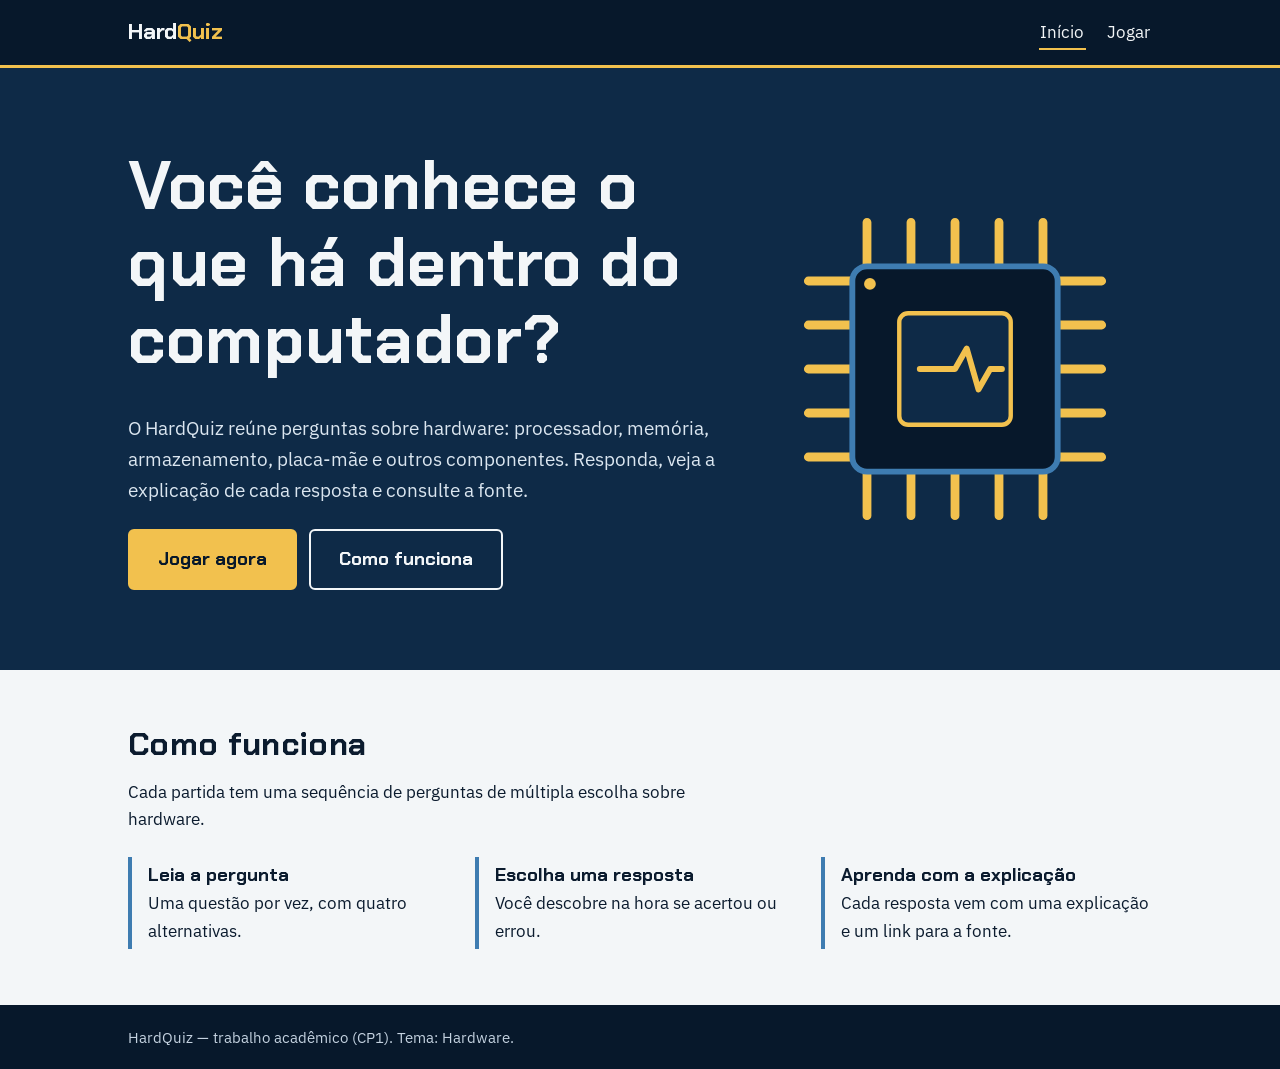
<file: index.html>
<!DOCTYPE html>
<html lang="pt-BR">
<head>
  <meta charset="UTF-8">
  <meta name="viewport" content="width=device-width, initial-scale=1">
  <title>HardQuiz — teste seus conhecimentos de hardware</title>
  <meta name="description" content="HardQuiz: quiz sobre hardware de computadores. Responda perguntas sobre processador, memória, placa-mãe e mais.">
  <link rel="preconnect" href="https://fonts.googleapis.com">
  <link rel="preconnect" href="https://fonts.gstatic.com" crossorigin>
  <link href="https://fonts.googleapis.com/css2?family=Chakra+Petch:wght@600;700&family=IBM+Plex+Sans:wght@400;600&display=swap" rel="stylesheet">
  <link rel="stylesheet" href="css/style.css">
</head>
<body>
  <a class="pular-conteudo" href="#conteudo">Pular para o conteúdo</a>

  <header class="cabecalho">
    <div class="container">
      <a class="marca" href="index.html">Hard<span>Quiz</span></a>
      <nav aria-label="Principal">
        <ul class="menu">
          <li><a href="index.html" aria-current="page">Início</a></li>
          <li><a href="jogo.html">Jogar</a></li>
        </ul>
      </nav>
    </div>
  </header>

  <main id="conteudo">
    <section class="hero" aria-labelledby="titulo-hero">
      <div class="container">
        <div>
          <h1 id="titulo-hero">Você conhece o que há dentro do computador?</h1>
          <p>O HardQuiz reúne perguntas sobre hardware: processador, memória, armazenamento, placa-mãe e outros componentes. Responda, veja a explicação de cada resposta e consulte a fonte.</p>
          <div class="hero__acoes">
            <a class="botao" href="jogo.html">Jogar agora</a>
            <a class="botao botao--secundario" href="#como-funciona">Como funciona</a>
          </div>
        </div>

        <!-- Ilustração: processador visto de cima, com pinos e trilhas -->
        <svg class="chip" viewBox="0 0 240 240" role="img" aria-label="Ilustração de um processador com pinos e trilhas de circuito">
          <g stroke="#f2c14e" stroke-width="6" stroke-linecap="round">
            <path d="M60 20v30M90 20v30M120 20v30M150 20v30M180 20v30"/>
            <path d="M60 190v30M90 190v30M120 190v30M150 190v30M180 190v30"/>
            <path d="M20 60h30M20 90h30M20 120h30M20 150h30M20 180h30"/>
            <path d="M190 60h30M190 90h30M190 120h30M190 150h30M190 180h30"/>
          </g>
          <rect x="50" y="50" width="140" height="140" rx="10" fill="#07182b" stroke="#3e7cb1" stroke-width="4"/>
          <rect x="82" y="82" width="76" height="76" rx="6" fill="#0e2a47" stroke="#f2c14e" stroke-width="3"/>
          <path d="M96 120h24l8-14 8 28 8-14h8" fill="none" stroke="#f2c14e" stroke-width="4" stroke-linecap="round" stroke-linejoin="round"/>
          <circle cx="62" cy="62" r="4" fill="#f2c14e"/>
        </svg>
      </div>
    </section>

    <section class="secao container" id="como-funciona" aria-labelledby="titulo-como">
      <h2 id="titulo-como">Como funciona</h2>
      <p>Cada partida tem uma sequência de perguntas de múltipla escolha sobre hardware.</p>
      <ol class="passos">
        <li><strong>Leia a pergunta</strong><br>Uma questão por vez, com quatro alternativas.</li>
        <li><strong>Escolha uma resposta</strong><br>Você descobre na hora se acertou ou errou.</li>
        <li><strong>Aprenda com a explicação</strong><br>Cada resposta vem com uma explicação e um link para a fonte.</li>
      </ol>
    </section>
  </main>

  <footer class="rodape">
    <div class="container">
      <p>HardQuiz — trabalho acadêmico (CP1). Tema: Hardware.</p>
    </div>
  </footer>
</body>
</html>
</file>
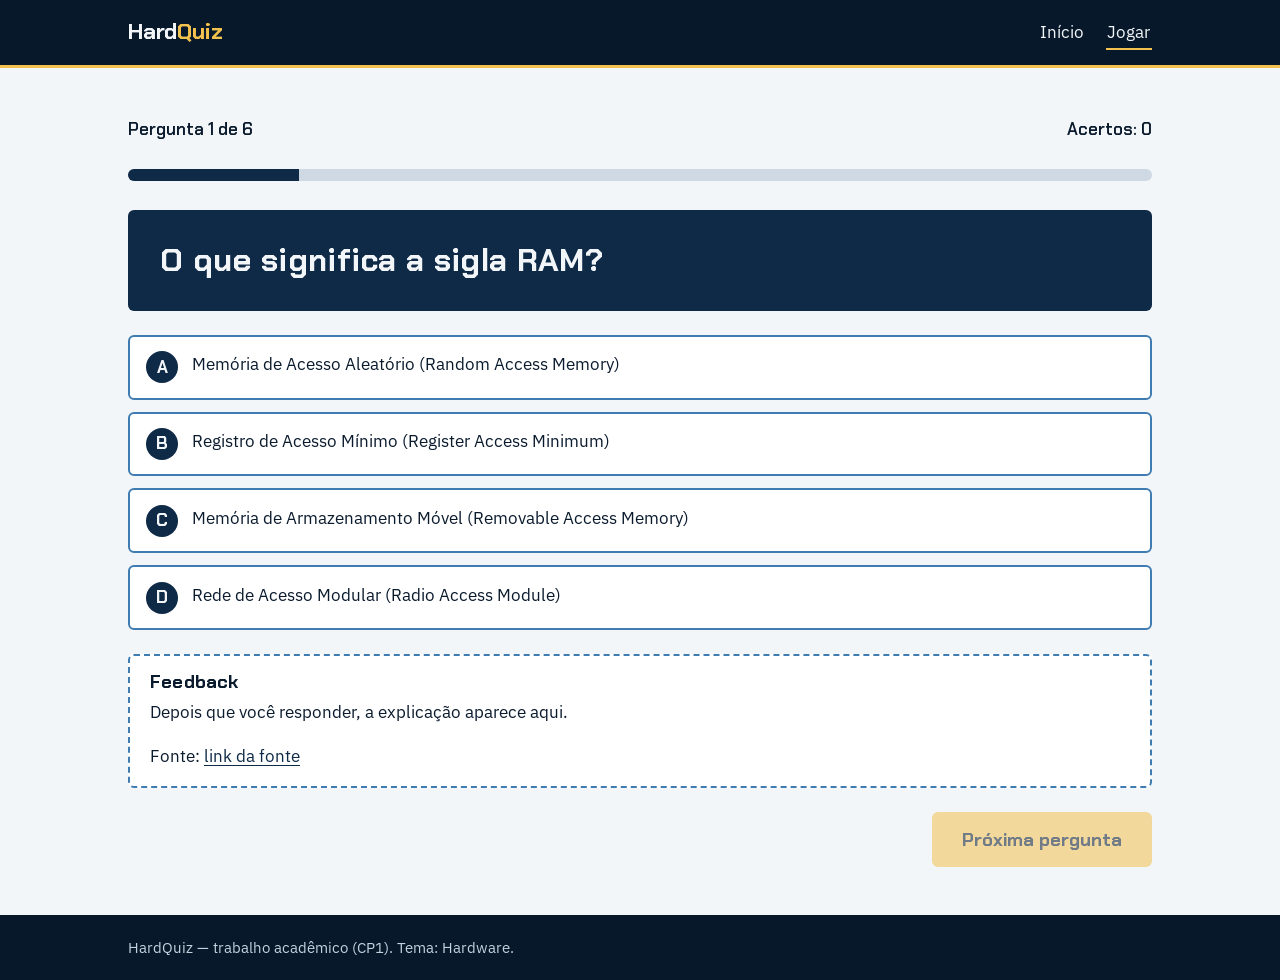
<file: jogo.html>
<!DOCTYPE html>
<html lang="pt-BR">
<head>
  <meta charset="UTF-8">
  <meta name="viewport" content="width=device-width, initial-scale=1">
  <title>Jogar — HardQuiz</title>
  <meta name="description" content="Responda às perguntas do HardQuiz sobre hardware.">
  <link rel="preconnect" href="https://fonts.googleapis.com">
  <link rel="preconnect" href="https://fonts.gstatic.com" crossorigin>
  <link href="https://fonts.googleapis.com/css2?family=Chakra+Petch:wght@600;700&family=IBM+Plex+Sans:wght@400;600&display=swap" rel="stylesheet">
  <link rel="stylesheet" href="css/style.css">
</head>
<body>
  <a class="pular-conteudo" href="#conteudo">Pular para o conteúdo</a>

  <header class="cabecalho">
    <div class="container">
      <a class="marca" href="index.html">Hard<span>Quiz</span></a>
      <nav aria-label="Principal">
        <ul class="menu">
          <li><a href="index.html">Início</a></li>
          <li><a href="jogo.html" aria-current="page">Jogar</a></li>
        </ul>
      </nav>
    </div>
  </header>

  <main id="conteudo" class="jogo">
    <div class="container">

      <!--
        CP1: estrutura estática. Os conteúdos abaixo são de exemplo.
        CP2: o JavaScript vai ler perguntas.json e preencher estes blocos
        pelos ids (progresso, barra, pergunta-texto, alternativas, feedback...).
      -->

      <!-- Progresso -->
      <div class="jogo__topo">
        <p id="progresso" style="margin:0">Pergunta 1 de 6</p>
        <p id="placar" style="margin:0">Acertos: 0</p>
      </div>
      <progress id="barra" class="barra" value="1" max="6" aria-label="Progresso do quiz">1 de 6</progress>

      <!-- Pergunta -->
      <section class="pergunta" aria-labelledby="pergunta-texto">
        <h1 id="pergunta-texto">O que significa a sigla RAM?</h1>
      </section>

      <!-- Alternativas -->
      <ol id="alternativas" class="alternativas" aria-label="Alternativas" style="list-style:none">
        <li><button type="button" class="alternativa" data-indice="0"><span class="alternativa__letra" aria-hidden="true">A</span><span class="alternativa__texto">Memória de Acesso Aleatório (Random Access Memory)</span></button></li>
        <li><button type="button" class="alternativa" data-indice="1"><span class="alternativa__letra" aria-hidden="true">B</span><span class="alternativa__texto">Registro de Acesso Mínimo (Register Access Minimum)</span></button></li>
        <li><button type="button" class="alternativa" data-indice="2"><span class="alternativa__letra" aria-hidden="true">C</span><span class="alternativa__texto">Memória de Armazenamento Móvel (Removable Access Memory)</span></button></li>
        <li><button type="button" class="alternativa" data-indice="3"><span class="alternativa__letra" aria-hidden="true">D</span><span class="alternativa__texto">Rede de Acesso Modular (Radio Access Module)</span></button></li>
      </ol>

      <!-- Feedback -->
      <section id="feedback" class="feedback" role="status" aria-live="polite">
        <h2 id="feedback-titulo">Feedback</h2>
        <p id="feedback-explicacao">Depois que você responder, a explicação aparece aqui.</p>
        <p id="feedback-fonte" style="margin:0">Fonte: <a href="https://pt.wikipedia.org/wiki/Mem%C3%B3ria_de_acesso_aleat%C3%B3rio" id="feedback-link">link da fonte</a></p>
      </section>

      <div class="jogo__acoes">
        <button type="button" id="proxima" class="botao" disabled>Próxima pergunta</button>
      </div>
    </div>
  </main>

  <footer class="rodape">
    <div class="container">
      <p>HardQuiz — trabalho acadêmico (CP1). Tema: Hardware.</p>
    </div>
  </footer>
</body>
</html>
</file>
<file: css/style.css>
/* ==========================================================
   HardQuiz — CSS base
   Identidade: placa de circuito (substrato azul, contatos dourados,
   serigrafia branca). Tipografia: Chakra Petch + IBM Plex Sans.
   ========================================================== */

/* ---------- Tokens ---------- */
:root {
  --placa: #0e2a47;        /* substrato da placa */
  --placa-escura: #07182b; /* fundo profundo */
  --trilha: #3e7cb1;       /* trilhas de cobre azuladas */
  --ouro: #f2c14e;         /* contatos dourados (destaque) */
  --serigrafia: #f3f6f8;   /* fundo claro */
  --texto: #0b1b2e;        /* texto sobre o fundo claro */
  --texto-suave: #3a4d63;
  --acerto: #1f7a50;
  --erro: #b3283f;

  --fonte-titulo: "Chakra Petch", "Trebuchet MS", system-ui, sans-serif;
  --fonte-texto: "IBM Plex Sans", "Segoe UI", system-ui, sans-serif;

  --raio: 6px;
  --espaco: clamp(1rem, 4vw, 2rem);
  --largura: 68rem;
}

/* ---------- Reset leve ---------- */
*, *::before, *::after { box-sizing: border-box; }
html { -webkit-text-size-adjust: 100%; }
body {
  margin: 0;
  min-height: 100vh;
  display: flex;
  flex-direction: column;
  font-family: var(--fonte-texto);
  font-size: 1.0625rem;
  line-height: 1.6;
  color: var(--texto);
  background: var(--serigrafia);
  overflow-x: hidden; /* garante sem rolagem horizontal */
}
img, svg { max-width: 100%; height: auto; }
h1, h2, h3 {
  font-family: var(--fonte-titulo);
  line-height: 1.15;
  margin: 0 0 .5em;
  letter-spacing: .01em;
}
p { margin: 0 0 1em; max-width: 62ch; }
a { color: var(--placa); text-underline-offset: 3px; }

/* ---------- Acessibilidade ---------- */
:focus-visible {
  outline: 3px solid var(--ouro);
  outline-offset: 3px;
  box-shadow: 0 0 0 6px var(--placa-escura);
}
.pular-conteudo {
  position: absolute;
  left: 1rem;
  top: -4rem;
  background: var(--ouro);
  color: var(--placa-escura);
  padding: .6rem 1rem;
  border-radius: var(--raio);
  font-weight: 700;
  z-index: 10;
}
.pular-conteudo:focus { top: 1rem; }
.so-leitor {
  position: absolute; width: 1px; height: 1px; overflow: hidden;
  clip: rect(0 0 0 0); white-space: nowrap;
}

/* ---------- Layout ---------- */
.container {
  width: 100%;
  max-width: var(--largura);
  margin-inline: auto;
  padding-inline: var(--espaco);
}
main { flex: 1; }

/* ---------- Cabeçalho ---------- */
.cabecalho {
  background: var(--placa-escura);
  color: var(--serigrafia);
  border-bottom: 3px solid var(--ouro);
}
.cabecalho .container {
  display: flex;
  flex-wrap: wrap;
  align-items: center;
  justify-content: space-between;
  gap: .5rem 1.5rem;
  padding-block: .9rem;
}
.marca {
  font-family: var(--fonte-titulo);
  font-weight: 700;
  font-size: 1.4rem;
  color: var(--serigrafia);
  text-decoration: none;
}
.marca span { color: var(--ouro); }
.menu { display: flex; gap: 1.25rem; list-style: none; margin: 0; padding: 0; }
.menu a {
  color: var(--serigrafia);
  text-decoration: none;
  padding: .35rem .1rem;
  border-bottom: 2px solid transparent;
}
.menu a:hover, .menu a[aria-current="page"] { border-bottom-color: var(--ouro); }

/* ---------- Botões ---------- */
.botao {
  display: inline-block;
  font-family: var(--fonte-titulo);
  font-weight: 700;
  font-size: 1.15rem;
  padding: .85rem 1.75rem;
  min-height: 48px;
  border: 2px solid var(--ouro);
  border-radius: var(--raio);
  background: var(--ouro);
  color: var(--placa-escura);
  text-decoration: none;
  cursor: pointer;
}
.botao:hover { background: #ffd56e; }
.botao--secundario {
  background: transparent;
  color: var(--placa);
  border-color: var(--placa);
}
.botao--secundario:hover { background: var(--placa); color: var(--serigrafia); }
.botao[disabled] { opacity: .55; cursor: not-allowed; }

/* ---------- Página inicial: hero ---------- */
.hero {
  background: var(--placa);
  color: var(--serigrafia);
  padding-block: clamp(2rem, 8vw, 5rem);
}
.hero .container {
  display: grid;
  gap: 2.5rem;
  align-items: center;
}
.hero h1 { font-size: clamp(2.4rem, 8vw, 4.2rem); }
.hero p { font-size: 1.2rem; color: #dbe6f0; }
.hero__acoes { display: flex; flex-wrap: wrap; gap: .75rem; margin-top: 1.5rem; }
.hero .botao--secundario { color: var(--serigrafia); border-color: var(--serigrafia); }
.hero .botao--secundario:hover { background: var(--serigrafia); color: var(--placa); }
.chip { width: 100%; max-width: 22rem; justify-self: center; }

@media (min-width: 52rem) {
  .hero .container { grid-template-columns: 1.2fr .8fr; }
}

/* ---------- Seções de conteúdo ---------- */
.secao { padding-block: clamp(2rem, 6vw, 3.5rem); }
.secao h2 { font-size: clamp(1.5rem, 4vw, 2rem); }

.passos {
  list-style: none;
  padding: 0;
  margin: 1.5rem 0 0;
  display: grid;
  gap: 1rem;
}
.passos li {
  border-left: 4px solid var(--trilha);
  padding: .25rem 0 .25rem 1rem;
}
.passos strong { font-family: var(--fonte-titulo); font-size: 1.15rem; }
@media (min-width: 46rem) {
  .passos { grid-template-columns: repeat(3, 1fr); }
}

/* ---------- Tela de jogo ---------- */
.jogo { padding-block: clamp(1.5rem, 5vw, 3rem); }
.jogo__topo {
  display: flex;
  flex-wrap: wrap;
  align-items: center;
  justify-content: space-between;
  gap: .5rem 1rem;
  margin-bottom: 1rem;
  font-family: var(--fonte-titulo);
  font-weight: 600;
}
.barra {
  width: 100%;
  height: 12px;
  border: 0;
  border-radius: 99px;
  overflow: hidden;
  background: #cfd9e3;
  accent-color: var(--placa);
}
.barra::-webkit-progress-bar { background: #cfd9e3; }
.barra::-webkit-progress-value { background: var(--placa); }
.barra::-moz-progress-bar { background: var(--placa); }

.pergunta {
  background: var(--placa);
  color: var(--serigrafia);
  border-radius: var(--raio);
  padding: clamp(1.25rem, 4vw, 2rem);
  margin: 1.5rem 0;
}
.pergunta h1 { font-size: clamp(1.4rem, 4.5vw, 2rem); margin: 0; }

.alternativas { list-style: none; margin: 0; padding: 0; display: grid; gap: .75rem; }
.alternativa {
  display: flex;
  align-items: flex-start;
  gap: .9rem;
  width: 100%;
  text-align: left;
  font: inherit;
  color: var(--texto);
  background: #fff;
  border: 2px solid var(--trilha);
  border-radius: var(--raio);
  padding: .9rem 1rem;
  min-height: 56px;
  cursor: pointer;
}
.alternativa:hover { background: #e6eef6; }
.alternativa__letra {
  flex: none;
  display: inline-grid;
  place-items: center;
  width: 2rem;
  height: 2rem;
  border-radius: 50%;
  background: var(--placa);
  color: var(--serigrafia);
  font-family: var(--fonte-titulo);
  font-weight: 700;
}
/* Estados que o CP2 vai ativar via classe */
.alternativa--correta { border-color: var(--acerto); background: #e3f4ec; }
.alternativa--errada  { border-color: var(--erro);   background: #fbe8ec; }

.feedback {
  margin-top: 1.5rem;
  padding: 1rem 1.25rem;
  border: 2px dashed var(--trilha);
  border-radius: var(--raio);
  background: #fff;
}
.feedback h2 { font-size: 1.15rem; margin-bottom: .35rem; }
.feedback--acerto { border: 2px solid var(--acerto); }
.feedback--erro   { border: 2px solid var(--erro); }

.jogo__acoes { margin-top: 1.5rem; display: flex; justify-content: flex-end; }

/* ---------- Rodapé ---------- */
.rodape {
  background: var(--placa-escura);
  color: #c4d2e0;
  padding-block: 1.25rem;
  font-size: .95rem;
}
.rodape p { margin: 0; max-width: none; }
.rodape a { color: var(--ouro); }
</file>
